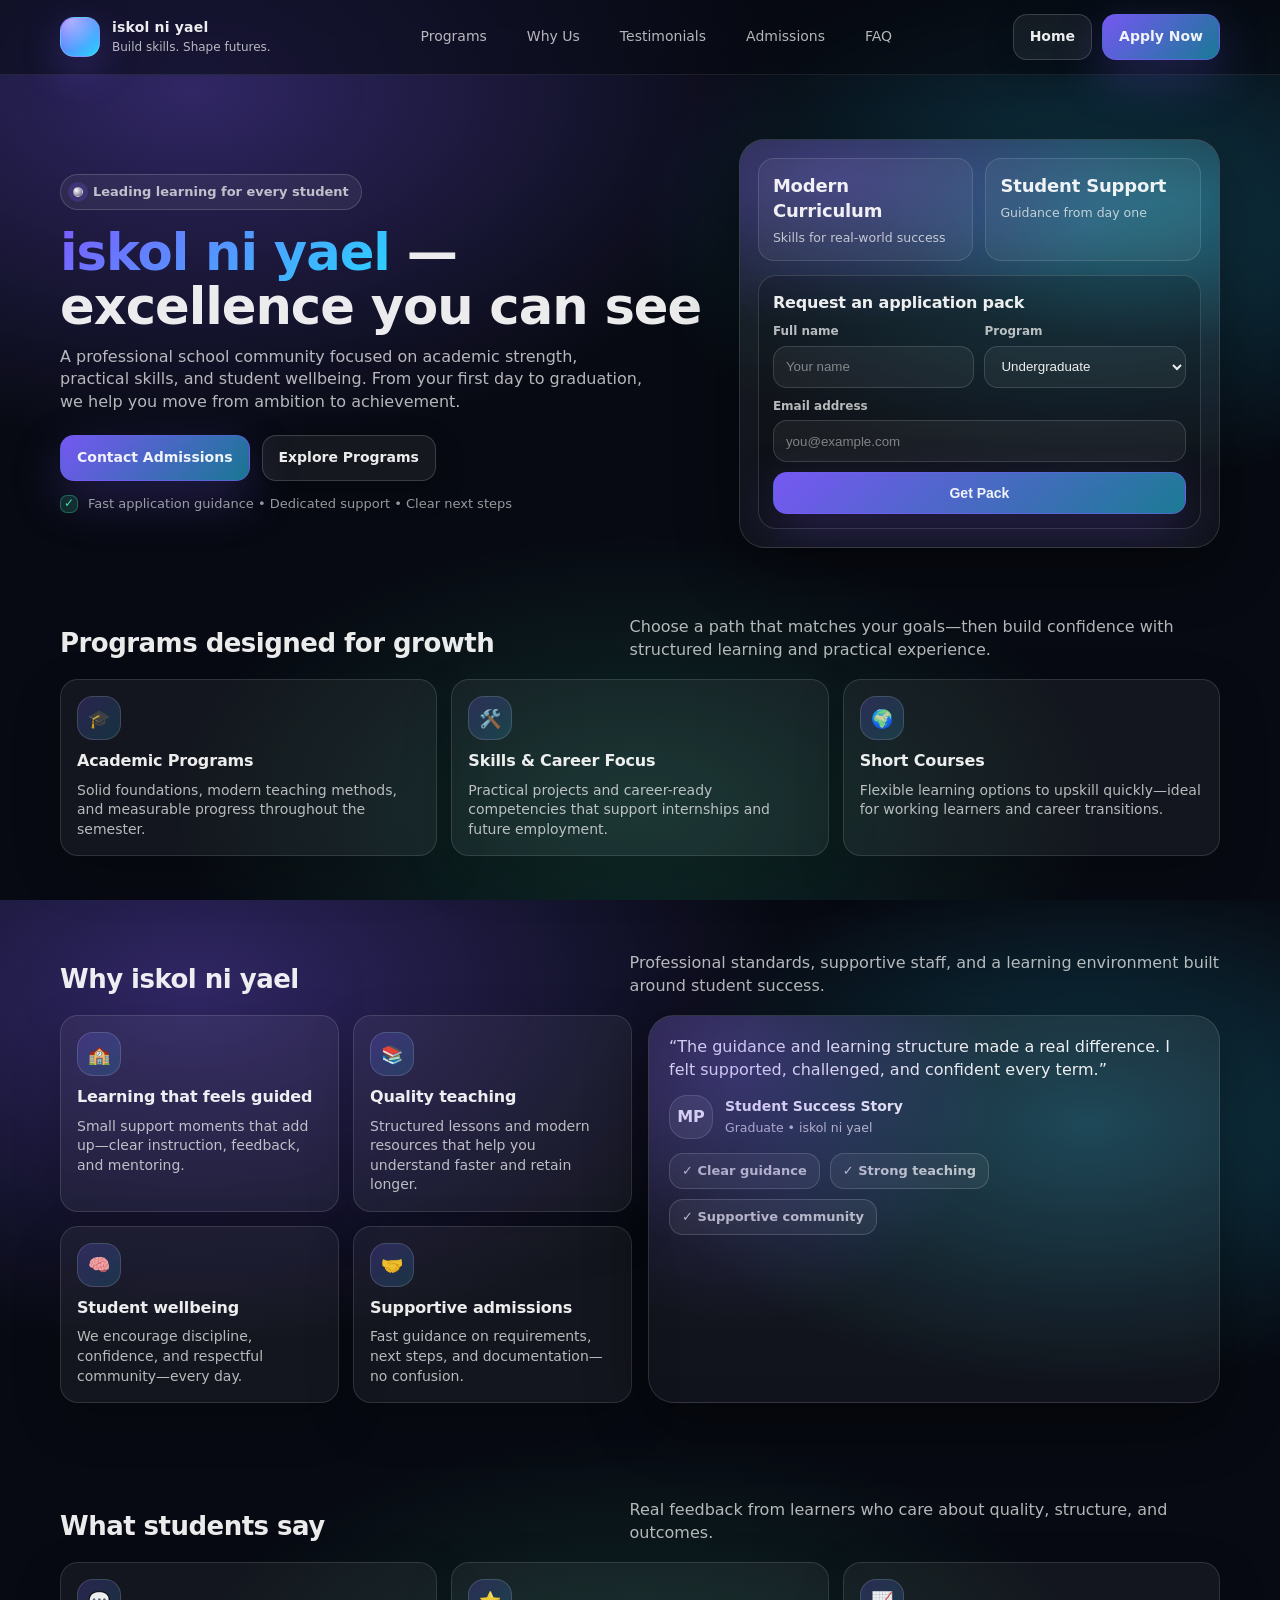
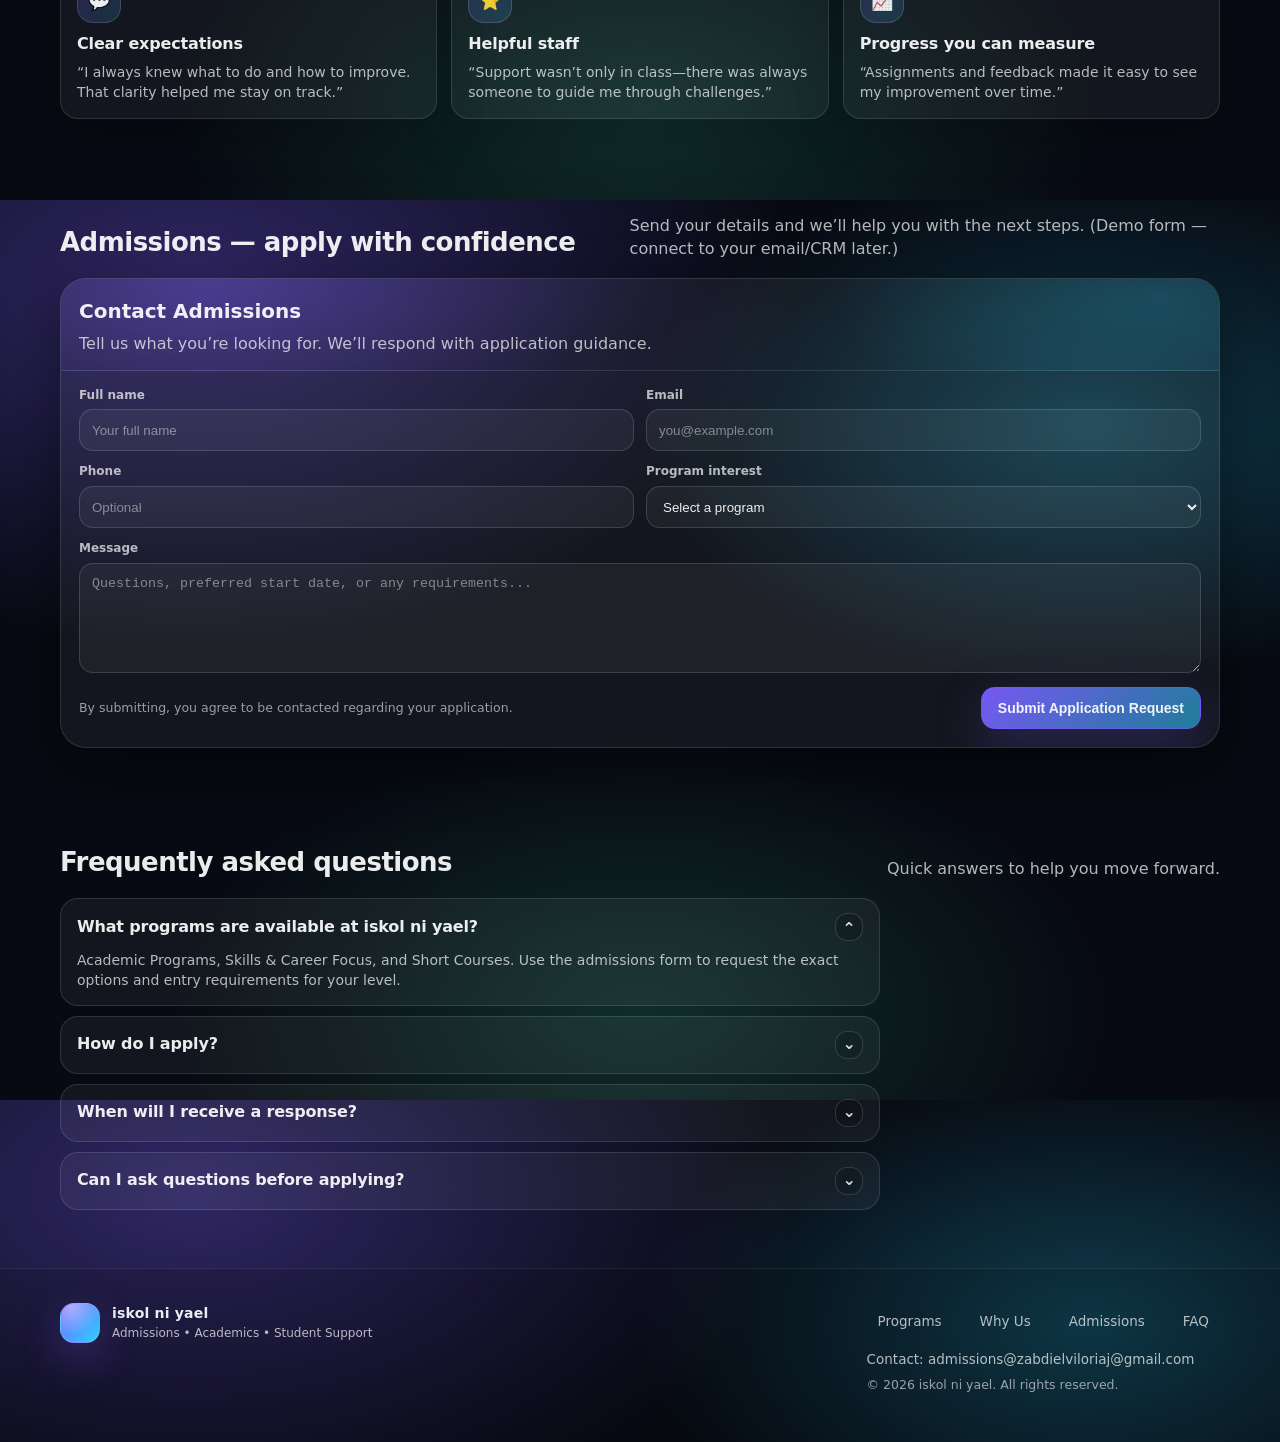
<file: index.html>
<!DOCTYPE html>
<html lang="en">

<head>
    <meta charset="UTF-8" />
    <meta name="viewport" content="width=device-width, initial-scale=1.0" />
    <title> iskomissions</title>
    <meta name="description"
        content="iskol ni yael — a modern learning environment that builds skills, character, and career readiness." />
    <link rel="stylesheet" href="styleforindex.css">
</head>

<body>
    <header class="nav">
        <div class="container nav-inner">
            <a class="brand" href="#top" aria-label="iskol ni yael home">
                <div class="logo" aria-hidden="true"></div>
                <div>
                    <h1>iskol ni yael</h1>
                    <p>Build skills. Shape futures.</p>
                </div>
            </a>

            <nav class="nav-links" aria-label="Primary">
                <a href="#programs">Programs</a>
                <a href="#why-us">Why Us</a>
                <a href="#testimonials">Testimonials</a>
                <a href="#admissions">Admissions</a>
                <a href="#faq">FAQ</a>
            </nav>

            <div class="nav-cta">
                <a class="btn" href="home.html">Home</a>
                <a class="btn btn-primary" href="#admissions">Apply Now</a>
                <div class="hamburger" role="button" tabindex="0" aria-label="Menu" onclick="toggleMobileMenu()">
                    <span></span>
                </div>
            </div>
        </div>
    </header>

    <main id="top">
        <section class="hero">
            <div class="container hero-grid">
                <div>
                    <div class="kicker"><span class="dot" aria-hidden="true"></span> Leading learning for every student
                    </div>
                    <h2><span class="gradient-text">iskol ni yael</span> — excellence you can see</h2>
                    <p>
                        A professional school community focused on academic strength, practical skills, and student
                        wellbeing.
                        From your first day to graduation, we help you move from ambition to achievement.
                    </p>

                    <div class="hero-actions">
                        <a class="btn btn-primary" href="#admissions">Contact Admissions</a>
                        <a class="btn" href="#programs">Explore Programs</a>
                    </div>

                    <div class="hero-small">
                        <span class="check" aria-hidden="true">✓</span>
                        <span>Fast application guidance • Dedicated support • Clear next steps</span>
                    </div>
                </div>

                <aside class="hero-card" aria-label="Quick admissions">
                    <div class="stat-grid">
                        <div class="stat">
                            <strong>Modern Curriculum</strong>
                            <span>Skills for real-world success</span>
                        </div>
                        <div class="stat">
                            <strong>Student Support</strong>
                            <span>Guidance from day one</span>
                        </div>
                    </div>

                    <div class="admissions-panel">
                        <h3>Request an application pack</h3>
                        <div class="mini-form" role="form" aria-label="Application pack">
                            <div class="field">
                                <label for="pack-name">Full name</label>
                                <input id="pack-name" type="text" placeholder="Your name" />
                            </div>
                            <div class="field">
                                <label for="pack-program">Program</label>
                                <select id="pack-program">
                                    <option>Undergraduate</option>
                                    <option>College Programs</option>
                                    <option>Short Courses</option>
                                </select>
                            </div>
                            <div class="field full">
                                <label for="pack-email">Email address</label>
                                <input id="pack-email" type="email" placeholder="you@example.com" />
                            </div>
                            <div class="field full">
                                <button class="btn btn-primary" type="button" onclick="requestPack()"
                                    style="width:100%">Get Pack</button>
                            </div>
                        </div>
                    </div>
                </aside>
            </div>
        </section>

        <section id="programs">
            <div class="container">
                <div class="section-head">
                    <h3>Programs designed for growth</h3>
                    <p>Choose a path that matches your goals—then build confidence with structured learning and
                        practical experience.</p>
                </div>

                <div class="grid3">
                    <article class="card">
                        <div class="icon" aria-hidden="true">🎓</div>
                        <h4>Academic Programs</h4>
                        <p>Solid foundations, modern teaching methods, and measurable progress throughout the semester.
                        </p>
                    </article>
                    <article class="card">
                        <div class="icon" aria-hidden="true">🛠️</div>
                        <h4>Skills & Career Focus</h4>
                        <p>Practical projects and career-ready competencies that support internships and future
                            employment.</p>
                    </article>
                    <article class="card">
                        <div class="icon" aria-hidden="true">🌍</div>
                        <h4>Short Courses</h4>
                        <p>Flexible learning options to upskill quickly—ideal for working learners and career
                            transitions.</p>
                    </article>
                </div>
            </div>
        </section>

        <section id="why-us">
            <div class="container">
                <div class="section-head">
                    <h3>Why iskol ni yael</h3>
                    <p>Professional standards, supportive staff, and a learning environment built around student
                        success.</p>
                </div>

                <div class="split">
                    <div class="grid2">
                        <article class="card">
                            <div class="icon" aria-hidden="true">🏫</div>
                            <h4>Learning that feels guided</h4>
                            <p>Small support moments that add up—clear instruction, feedback, and mentoring.</p>
                        </article>
                        <article class="card">
                            <div class="icon" aria-hidden="true">📚</div>
                            <h4>Quality teaching</h4>
                            <p>Structured lessons and modern resources that help you understand faster and retain
                                longer.</p>
                        </article>
                        <article class="card">
                            <div class="icon" aria-hidden="true">🧠</div>
                            <h4>Student wellbeing</h4>
                            <p>We encourage discipline, confidence, and respectful community—every day.</p>
                        </article>
                        <article class="card">
                            <div class="icon" aria-hidden="true">🤝</div>
                            <h4>Supportive admissions</h4>
                            <p>Fast guidance on requirements, next steps, and documentation—no confusion.</p>
                        </article>
                    </div>

                    <div class="quote" aria-label="Featured testimonial">
                        <p>
                            “The guidance and learning structure made a real difference. I felt supported, challenged,
                            and confident every term.”
                        </p>
                        <div class="who">
                            <div class="avatar" aria-hidden="true">MP</div>
                            <div>
                                <strong>Student Success Story</strong>
                                <span>Graduate • iskol ni yael</span>
                            </div>
                        </div>
                        <div style="margin-top:14px; display:flex; gap:10px; flex-wrap:wrap;">
                            <span class="kicker" style="border-radius:14px; margin:0;">✓ Clear guidance</span>
                            <span class="kicker" style="border-radius:14px; margin:0;">✓ Strong teaching</span>
                            <span class="kicker" style="border-radius:14px; margin:0;">✓ Supportive community</span>
                        </div>
                    </div>
                </div>
            </div>
        </section>

        <section id="testimonials">
            <div class="container">
                <div class="section-head">
                    <h3>What students say</h3>
                    <p>Real feedback from learners who care about quality, structure, and outcomes.</p>
                </div>

                <div class="grid3">
                    <article class="card">
                        <div class="icon" aria-hidden="true">💬</div>
                        <h4>Clear expectations</h4>
                        <p>“I always knew what to do and how to improve. That clarity helped me stay on track.”</p>
                    </article>
                    <article class="card">
                        <div class="icon" aria-hidden="true">⭐</div>
                        <h4>Helpful staff</h4>
                        <p>“Support wasn’t only in class—there was always someone to guide me through challenges.”</p>
                    </article>
                    <article class="card">
                        <div class="icon" aria-hidden="true">📈</div>
                        <h4>Progress you can measure</h4>
                        <p>“Assignments and feedback made it easy to see my improvement over time.”</p>
                    </article>
                </div>
            </div>
        </section>

        <section id="admissions">
            <div class="container">
                <div class="section-head">
                    <h3>Admissions — apply with confidence</h3>
                    <p>Send your details and we’ll help you with the next steps. (Demo form — connect to your email/CRM
                        later.)</p>
                </div>

                <div class="form-wrap">
                    <div class="form-top">
                        <h3>Contact Admissions</h3>
                        <p>Tell us what you’re looking for. We’ll respond with application guidance.</p>
                    </div>

                    <form onsubmit="return submitAdmissions(event)" aria-label="Admissions form">
                        <div class="form-grid">
                            <div class="field">
                                <label for="name">Full name</label>
                                <input id="name" name="name" type="text" placeholder="Your full name" required />
                            </div>
                            <div class="field">
                                <label for="email">Email</label>
                                <input id="email" name="email" type="email" placeholder="you@example.com" required />
                            </div>
                            <div class="field">
                                <label for="phone">Phone</label>
                                <input id="phone" name="phone" type="tel" placeholder="Optional" />
                            </div>
                            <div class="field">
                                <label for="track">Program interest</label>
                                <select id="track" name="track" required>
                                    <option value="">Select a program</option>
                                    <option>Academic Programs</option>
                                    <option>Skills & Career Focus</option>
                                    <option>Short Courses</option>
                                </select>
                            </div>
                            <div class="field full">
                                <label for="message">Message</label>
                                <textarea id="message" name="message"
                                    placeholder="Questions, preferred start date, or any requirements..."
                                    required></textarea>
                            </div>
                        </div>

                        <div class="form-actions">
                            <div class="fineprint">By submitting, you agree to be contacted regarding your application.
                            </div>
                            <button class="btn btn-primary" type="submit">Submit Application Request</button>
                        </div>
                    </form>
                </div>
            </div>
        </section>

        <section id="faq">
            <div class="container">
                <div class="section-head">
                    <h3>Frequently asked questions</h3>
                    <p>Quick answers to help you move forward.</p>
                </div>

                <div class="faq" role="list">
                    <details open>
                        <summary>
                            What programs are available at iskol ni yael?
                            <span class="chev" aria-hidden="true">⌄</span>
                        </summary>
                        <p>Academic Programs, Skills & Career Focus, and Short Courses. Use the admissions form to
                            request the exact options and entry requirements for your level.</p>
                    </details>

                    <details>
                        <summary>
                            How do I apply?
                            <span class="chev" aria-hidden="true">⌄</span>
                        </summary>
                        <p>Use the “Contact Admissions” form above. You’ll receive guidance on documentation and next
                            steps. For fast processing, ensure your email and message are accurate.</p>
                    </details>

                    <details>
                        <summary>
                            When will I receive a response?
                            <span class="chev" aria-hidden="true">⌄</span>
                        </summary>
                        <p>Typically within 1–2 business days. (Connect the form to your backend/email service to make
                            it real.)</p>
                    </details>

                    <details>
                        <summary>
                            Can I ask questions before applying?
                            <span class="chev" aria-hidden="true">⌄</span>
                        </summary>
                        <p>Yes. The message box is designed for questions—preferred start date, program fit, and any
                            requirements.</p>
                    </details>
                </div>
            </div>
        </section>
    </main>

    <footer>
        <div class="container footer-inner">
            <div class="brand" style="min-width:auto;">
                <div class="logo" aria-hidden="true"></div>
                <div>
                    <h1>iskol ni yael</h1>
                    <p>Admissions • Academics • Student Support</p>
                </div>
            </div>

            <div>
                <div class="footer-links" aria-label="Footer links">
                    <a href="#programs">Programs</a>
                    <a href="#why-us">Why Us</a>
                    <a href="#admissions">Admissions</a>
                    <a href="#faq">FAQ</a>
                </div>
                <div style="margin-top:10px; color: var(--muted); font-size: 13.5px;">
                    Contact: admissions@zabdielviloriaj@gmail.com
                </div>
                <div style="margin-top:8px; color: var(--muted2); font-size: 12.5px;">
                    © <span id="year"></span> iskol ni yael. All rights reserved.
                </div>
            </div>
        </div>
    </footer>

    <script>
        document.getElementById('year').textContent = new Date().getFullYear();

        function toggleMobileMenu() {
            // Simple UX: scroll to admissions on small screens if menu is clicked.
            document.querySelector('#admissions').scrollIntoView({ behavior: 'smooth', block: 'start' });
        }

        function requestPack() {
            const name = document.getElementById('pack-name').value.trim();
            const email = document.getElementById('pack-email').value.trim();
            if (!name || !email) {
                alert('Please enter your name and email to request the application pack.');
                return;
            }
            alert('Application pack request received!\n\nName: ' + name + '\nEmail: ' + email);
        }

        function submitAdmissions(e) {
            e.preventDefault();
            const name = document.getElementById('name').value.trim();
            const email = document.getElementById('email').value.trim();
            const track = document.getElementById('track').value;
            if (!name || !email || !track) return false;

            alert('Thank you, ' + name + '!\n\nYour request has been submitted for: ' + track + '.');
            e.target.reset();
            return false;
        }
    </script>
</body>
</body>
</bod </html>
</file>
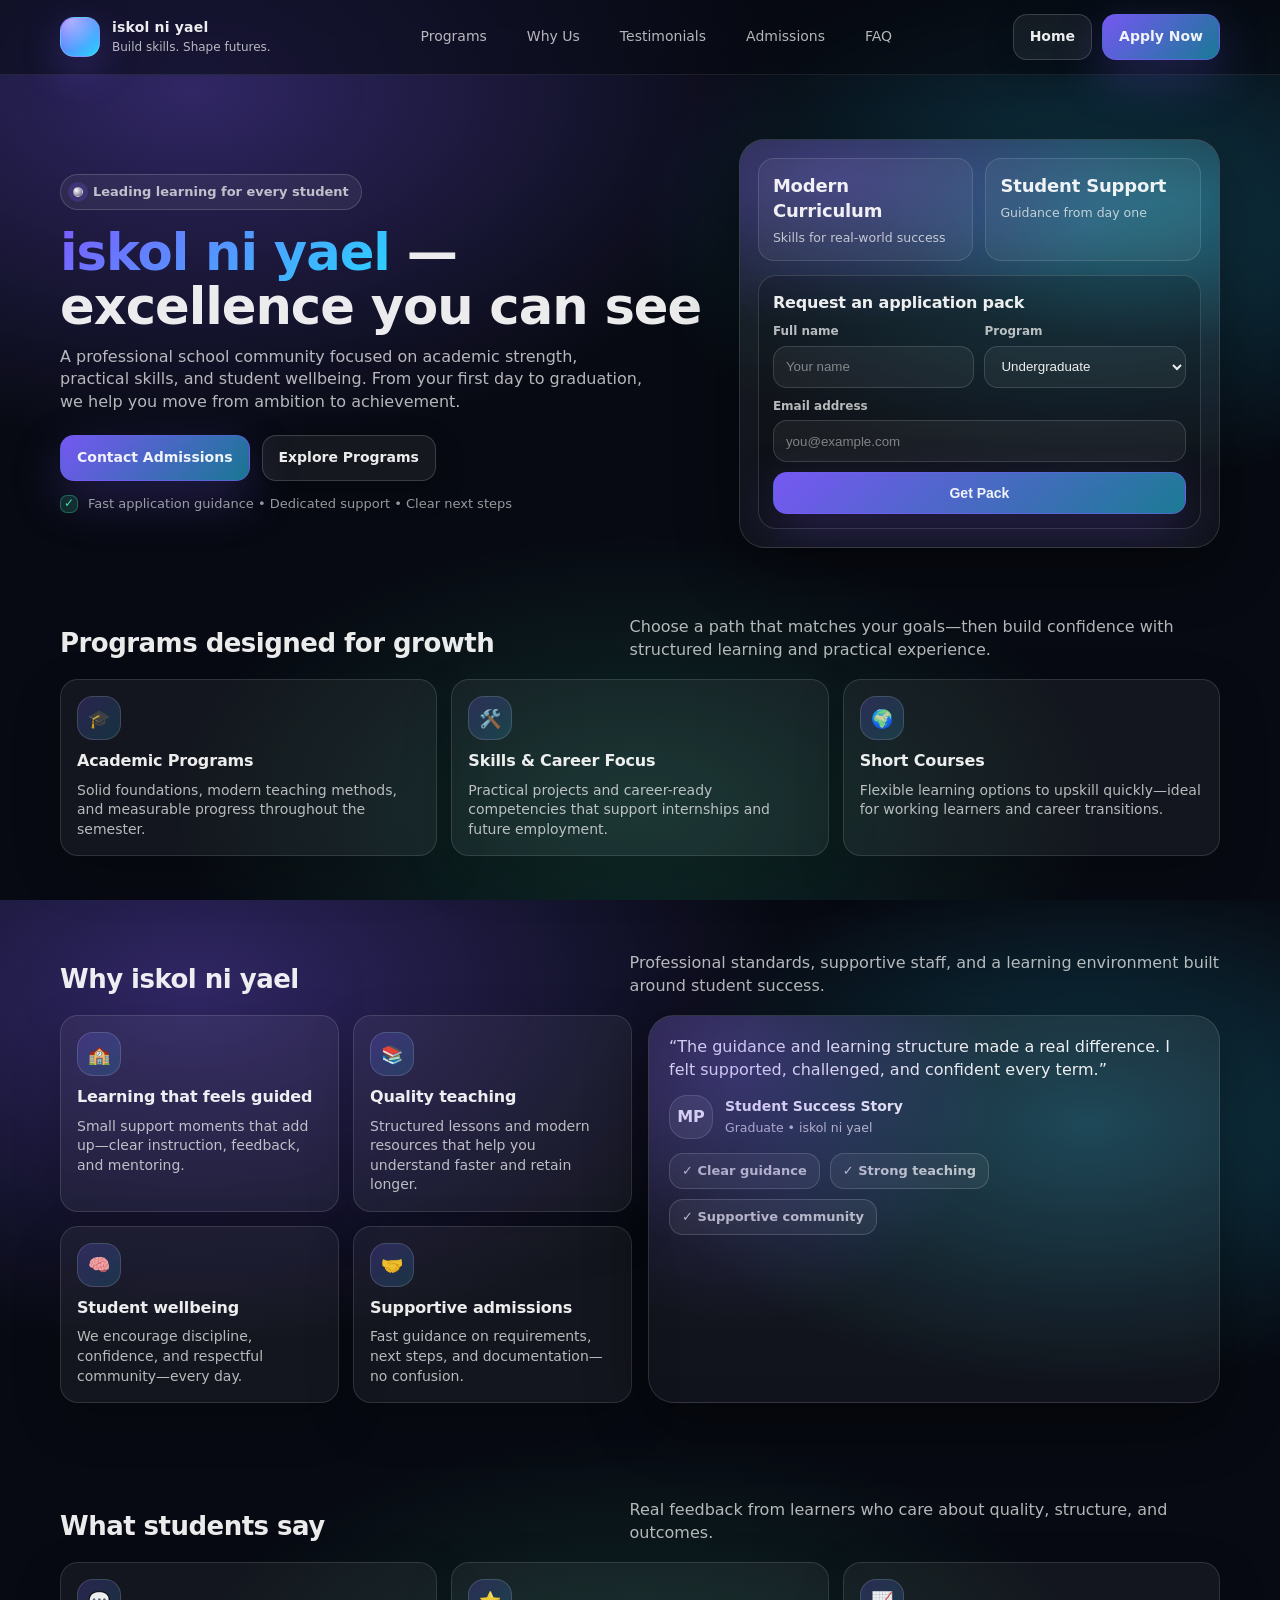
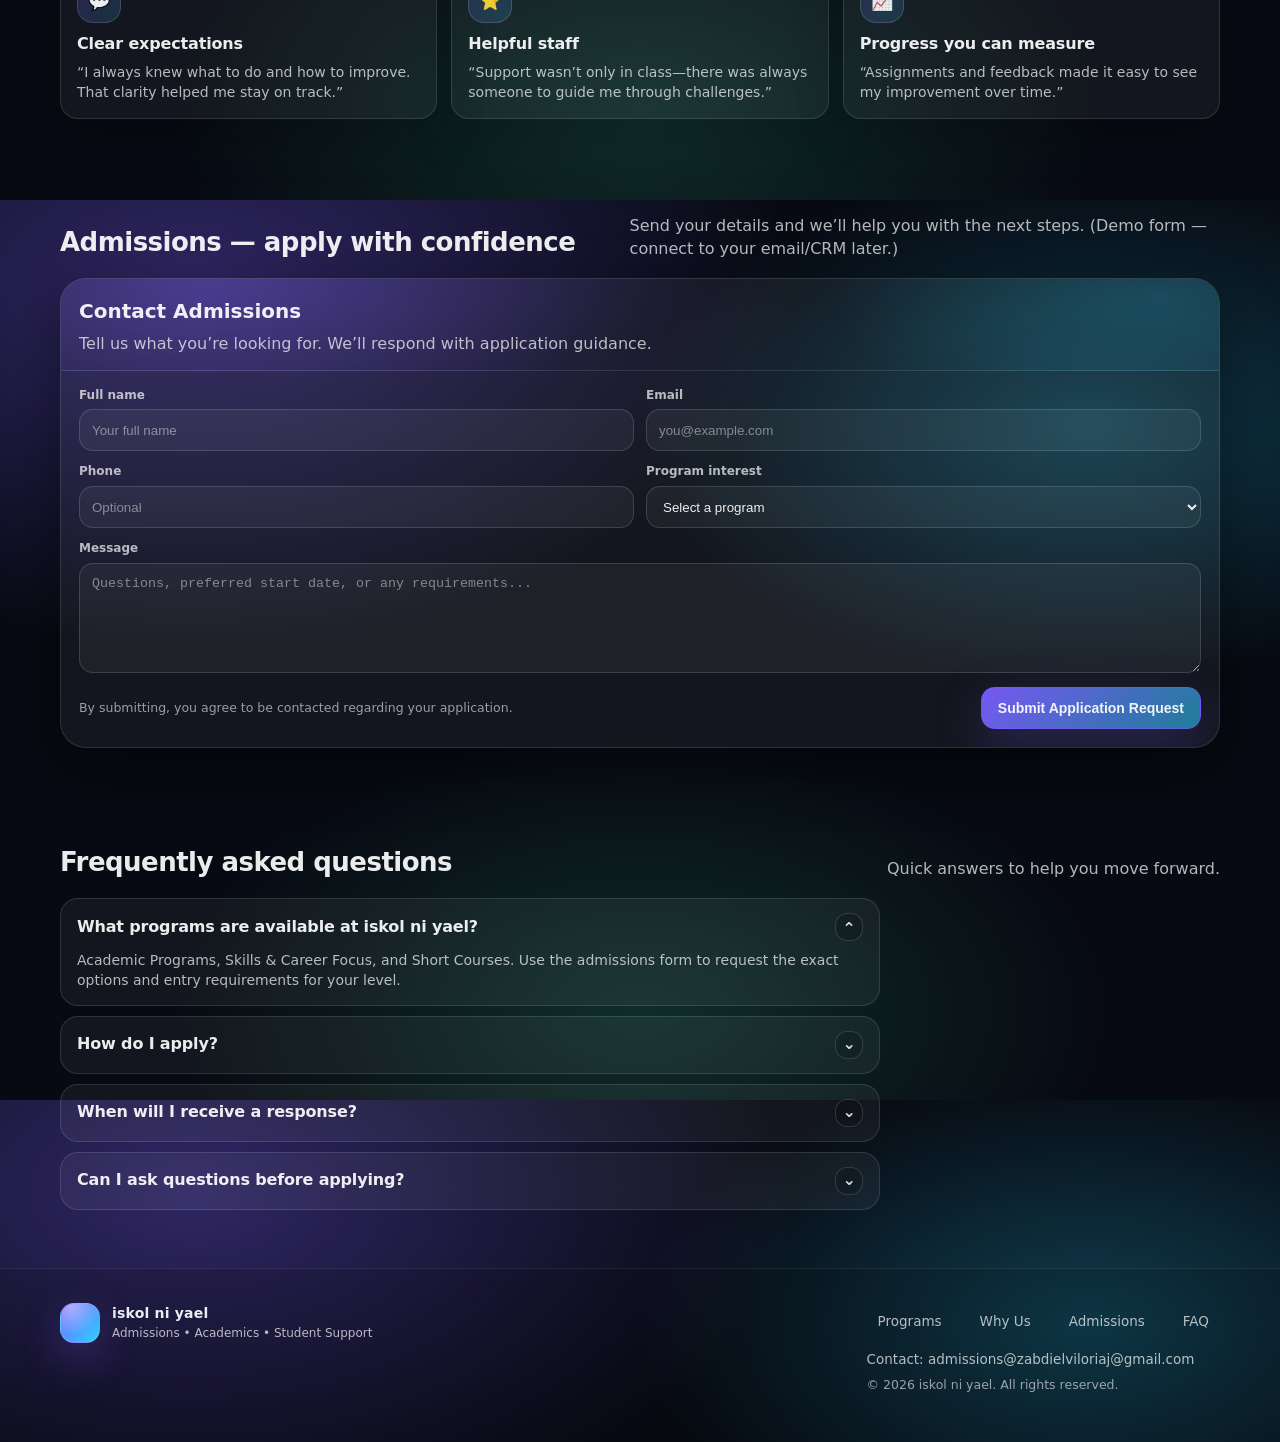
<file: home.html>
<!DOCTYPE html>
<html lang="en">

<head>
    <meta charset="UTF-8" />
    <meta name="viewport" content="width=device-width, initial-scale=1.0" />
    <title>iskol ni yael</title>
    <link rel="stylesheet" href="style.css">
    <meta http-equiv="refresh" content="0;url=index.html" />
</head>

<body>
    <div class="wrap">
        <div class="card">
            <h1>Redirecting to the Landing Page…</h1>
            <p>If you are not redirected automatically, click the button below.</p>
            <a href="index.html">Go to iskol ni yaels Landing Page</a>
        </div>
    </div>
</body>

</html>
</file>
<file: styleforindex.css>
:root {
            --bg: #070A12;
            --panel: rgba(255, 255, 255, .06);
            --panel2: rgba(255, 255, 255, .08);
            --text: rgba(255, 255, 255, .92);
            --muted: rgba(255, 255, 255, .70);
            --muted2: rgba(255, 255, 255, .58);
            --brand: #7C5CFF;
            --brand2: #29D3FF;
            --good: #3CE6A6;
            --border: rgba(255, 255, 255, .12);
            --shadow: 0 18px 60px rgba(0, 0, 0, .45);
            --radius: 18px;
            --radius2: 26px;
        }

        * {
            box-sizing: border-box;
        }

        html,
        body {
            height: 100%;
        }

        body {
            margin: 0;
            font-family: ui-sans-serif, system-ui, -apple-system, Segoe UI, Roboto, Arial, "Apple Color Emoji", "Segoe UI Emoji";
            background:
                radial-gradient(1100px 650px at 15% 10%, rgba(124, 92, 255, .35), transparent 55%),
                radial-gradient(900px 520px at 85% 25%, rgba(41, 211, 255, .25), transparent 50%),
                radial-gradient(850px 500px at 50% 90%, rgba(60, 230, 166, .16), transparent 55%),
                var(--bg);
            color: var(--text);
            line-height: 1.4;
            overflow-x: hidden;
        }

        a {
            color: inherit;
            text-decoration: none;
        }

        .container {
            width: min(1160px, calc(100% - 40px));
            margin-inline: auto;
        }

        /* Navbar */
        .nav {
            position: sticky;
            top: 0;
            z-index: 50;
            backdrop-filter: blur(14px);
            background: rgba(7, 10, 18, .55);
            border-bottom: 1px solid rgba(255, 255, 255, .08);
        }

        .nav-inner {
            display: flex;
            align-items: center;
            justify-content: space-between;
            padding: 14px 0;
            gap: 16px;
        }

        .brand {
            display: flex;
            align-items: center;
            gap: 12px;
            min-width: 240px;
        }

        .logo {
            width: 40px;
            height: 40px;
            border-radius: 14px;
            background: linear-gradient(135deg, rgba(124, 92, 255, 1), rgba(41, 211, 255, 1));
            box-shadow: 0 14px 40px rgba(124, 92, 255, .30);
            position: relative;
            overflow: hidden;
            border: 1px solid rgba(255, 255, 255, .18);
        }

        .logo::after {
            content: "";
            position: absolute;
            inset: -40%;
            background: radial-gradient(circle at 30% 30%, rgba(255, 255, 255, .45), transparent 45%);
            transform: rotate(15deg);
        }

        .brand h1 {
            margin: 0;
            font-size: 14px;
            letter-spacing: .2px;
            font-weight: 750;
        }

        .brand p {
            margin: 1px 0 0;
            font-size: 12px;
            color: var(--muted);
        }

        .nav-links {
            display: flex;
            align-items: center;
            gap: 18px;
        }

        .nav-links a {
            color: var(--muted);
            font-size: 14px;
            padding: 10px 10px;
            border-radius: 12px;
            border: 1px solid transparent;
            transition: .2s ease;
        }

        .nav-links a:hover {
            color: var(--text);
            background: rgba(255, 255, 255, .05);
            border-color: rgba(255, 255, 255, .10);
        }

        .nav-cta {
            display: flex;
            align-items: center;
            gap: 10px;
        }

        .btn {
            display: inline-flex;
            align-items: center;
            justify-content: center;
            gap: 10px;
            padding: 12px 16px;
            border-radius: 14px;
            border: 1px solid rgba(255, 255, 255, .16);
            background: rgba(255, 255, 255, .06);
            color: var(--text);
            font-weight: 650;
            font-size: 14px;
            box-shadow: 0 10px 30px rgba(0, 0, 0, .22);
            transition: transform .15s ease, background .15s ease, border-color .15s ease;
            cursor: pointer;
            user-select: none;
            white-space: nowrap;
        }

        .btn:hover {
            transform: translateY(-1px);
            background: rgba(255, 255, 255, .09);
            border-color: rgba(255, 255, 255, .26);
        }

        .btn-primary {
            border-color: rgba(124, 92, 255, .45);
            background: linear-gradient(135deg, rgba(124, 92, 255, .95), rgba(41, 211, 255, .55));
            box-shadow: 0 18px 50px rgba(124, 92, 255, .25);
        }

        .btn-primary:hover {
            background: linear-gradient(135deg, rgba(124, 92, 255, 1), rgba(41, 211, 255, .65));
            border-color: rgba(255, 255, 255, .22);
        }

        .hamburger {
            display: none;
            width: 44px;
            height: 44px;
            border-radius: 14px;
            border: 1px solid rgba(255, 255, 255, .14);
            background: rgba(255, 255, 255, .06);
            align-items: center;
            justify-content: center;
            cursor: pointer;
        }

        .hamburger span {
            display: block;
            width: 18px;
            height: 2px;
            background: rgba(255, 255, 255, .85);
            position: relative;
        }

        .hamburger span::before,
        .hamburger span::after {
            content: "";
            position: absolute;
            left: 0;
            width: 18px;
            height: 2px;
            background: rgba(255, 255, 255, .85);
        }

        .hamburger span::before {
            top: -6px;
        }

        .hamburger span::after {
            top: 6px;
        }

        /* Hero */
        .hero {
            padding: 64px 0 20px;
            position: relative;
        }

        .hero-grid {
            display: grid;
            grid-template-columns: 1.15fr .85fr;
            gap: 28px;
            align-items: center;
        }

        .kicker {
            display: inline-flex;
            align-items: center;
            gap: 10px;
            padding: 8px 12px;
            border-radius: 999px;
            border: 1px solid rgba(255, 255, 255, .16);
            background: rgba(255, 255, 255, .06);
            color: var(--muted);
            font-size: 13px;
            font-weight: 600;
        }

        .dot {
            width: 10px;
            height: 10px;
            border-radius: 50%;
            background: radial-gradient(circle at 30% 30%, #fff, rgba(255, 255, 255, .2));
            box-shadow: 0 0 0 5px rgba(124, 92, 255, .20);
            border: 1px solid rgba(255, 255, 255, .18);
        }

        .hero h2 {
            margin: 16px 0 12px;
            font-size: clamp(34px, 4vw, 52px);
            line-height: 1.05;
            letter-spacing: -.02em;
        }

        .gradient-text {
            background: linear-gradient(135deg, rgba(124, 92, 255, 1), rgba(41, 211, 255, 1));
            -webkit-background-clip: text;
            background-clip: text;
            color: transparent;
        }

        .hero p {
            margin: 0;
            color: var(--muted);
            font-size: 16px;
            max-width: 58ch;
        }

        .hero-actions {
            display: flex;
            gap: 12px;
            flex-wrap: wrap;
            margin-top: 22px;
            align-items: center;
        }

        .hero-small {
            color: var(--muted2);
            font-size: 13px;
            display: flex;
            align-items: center;
            gap: 10px;
            margin-top: 14px;
        }

        .check {
            width: 18px;
            height: 18px;
            border-radius: 7px;
            display: inline-flex;
            align-items: center;
            justify-content: center;
            background: rgba(60, 230, 166, .14);
            border: 1px solid rgba(60, 230, 166, .32);
            color: rgba(60, 230, 166, 1);
            font-weight: 900;
            font-size: 12px;
        }

        .hero-card {
            border-radius: var(--radius2);
            border: 1px solid rgba(255, 255, 255, .12);
            background: linear-gradient(180deg, rgba(255, 255, 255, .08), rgba(255, 255, 255, .04));
            box-shadow: var(--shadow);
            padding: 18px;
            position: relative;
            overflow: hidden;
        }

        .hero-card::before {
            content: "";
            position: absolute;
            inset: -1px;
            background:
                radial-gradient(600px 260px at 20% 10%, rgba(124, 92, 255, .35), transparent 55%),
                radial-gradient(500px 240px at 90% 15%, rgba(41, 211, 255, .26), transparent 60%);
            pointer-events: none;
        }

        .hero-card>* {
            position: relative;
        }

        .stat-grid {
            display: grid;
            grid-template-columns: 1fr 1fr;
            gap: 12px;
            margin-bottom: 14px;
        }

        .stat {
            border: 1px solid rgba(255, 255, 255, .12);
            background: rgba(255, 255, 255, .05);
            border-radius: 16px;
            padding: 14px;
        }

        .stat strong {
            display: block;
            font-size: 18px;
            letter-spacing: -.01em;
        }

        .stat span {
            display: block;
            color: var(--muted);
            font-size: 12.5px;
            margin-top: 6px;
        }

        .admissions-panel {
            border-radius: 18px;
            border: 1px solid rgba(255, 255, 255, .14);
            background: rgba(0, 0, 0, .18);
            padding: 14px;
        }

        .admissions-panel h3 {
            margin: 2px 0 8px;
            font-size: 16px;
            letter-spacing: -.01em;
        }

        .mini-form {
            display: grid;
            grid-template-columns: 1fr 1fr;
            gap: 10px;
        }

        .field {
            display: flex;
            flex-direction: column;
            gap: 6px;
        }

        .field label {
            font-size: 12px;
            color: var(--muted);
            font-weight: 650;
        }

        .field input,
        .field select {
            height: 42px;
            border-radius: 14px;
            border: 1px solid rgba(255, 255, 255, .14);
            background: rgba(255, 255, 255, .05);
            color: var(--text);
            padding: 0 12px;
            outline: none;
        }

        .field input::placeholder {
            color: rgba(255, 255, 255, .45);
        }

        .full {
            grid-column: 1 / -1;
        }

        /* Sections */
        section {
            padding: 48px 0;
        }

        .section-head {
            display: flex;
            align-items: flex-end;
            justify-content: space-between;
            gap: 18px;
            margin-bottom: 18px;
        }

        .section-head h3 {
            margin: 0;
            font-size: 26px;
            letter-spacing: -.02em;
        }

        .section-head p {
            margin: 0;
            color: var(--muted);
            max-width: 58ch;
        }

        .grid3 {
            display: grid;
            grid-template-columns: repeat(3, 1fr);
            gap: 14px;
        }

        .grid2 {
            display: grid;
            grid-template-columns: repeat(2, 1fr);
            gap: 14px;
        }

        .card {
            border-radius: var(--radius);
            border: 1px solid rgba(255, 255, 255, .12);
            background: rgba(255, 255, 255, .05);
            padding: 16px;
            box-shadow: 0 18px 50px rgba(0, 0, 0, .18);
            min-height: 140px;
        }

        .icon {
            width: 44px;
            height: 44px;
            border-radius: 16px;
            background: linear-gradient(135deg, rgba(124, 92, 255, .22), rgba(41, 211, 255, .15));
            border: 1px solid rgba(255, 255, 255, .14);
            display: flex;
            align-items: center;
            justify-content: center;
            font-size: 18px;
            margin-bottom: 10px;
        }

        .card h4 {
            margin: 6px 0 8px;
            font-size: 16px;
            letter-spacing: -.01em;
        }

        .card p {
            margin: 0;
            color: var(--muted);
            font-size: 14px;
        }

        .split {
            display: grid;
            grid-template-columns: 1fr 1fr;
            gap: 16px;
            align-items: stretch;
        }

        .quote {
            border-radius: var(--radius2);
            border: 1px solid rgba(255, 255, 255, .12);
            background: linear-gradient(180deg, rgba(255, 255, 255, .07), rgba(255, 255, 255, .04));
            padding: 20px;
            box-shadow: var(--shadow);
            position: relative;
            overflow: hidden;
        }

        .quote::after {
            content: "";
            position: absolute;
            inset: -40px;
            background: radial-gradient(circle at 20% 20%, rgba(124, 92, 255, .30), transparent 40%);
            pointer-events: none;
        }

        .quote>* {
            position: relative;
        }

        .quote p {
            margin: 0;
            color: var(--text);
            font-size: 16px;
        }

        .quote .who {
            margin-top: 14px;
            display: flex;
            align-items: center;
            gap: 12px;
        }

        .avatar {
            width: 44px;
            height: 44px;
            border-radius: 18px;
            background: rgba(255, 255, 255, .08);
            border: 1px solid rgba(255, 255, 255, .14);
            display: flex;
            align-items: center;
            justify-content: center;
            font-weight: 800;
        }

        .who strong {
            display: block;
            font-size: 14px;
        }

        .who span {
            display: block;
            color: var(--muted);
            font-size: 12.5px;
            margin-top: 2px;
        }

        /* FAQ */
        .faq {
            max-width: 820px;
        }

        details {
            border-radius: var(--radius);
            border: 1px solid rgba(255, 255, 255, .12);
            background: rgba(255, 255, 255, .05);
            padding: 14px 16px;
            margin-bottom: 10px;
        }

        summary {
            cursor: pointer;
            list-style: none;
            font-weight: 750;
            letter-spacing: -.01em;
            display: flex;
            align-items: center;
            justify-content: space-between;
            gap: 12px;
        }

        summary::-webkit-details-marker {
            display: none;
        }

        .chev {
            width: 28px;
            height: 28px;
            border-radius: 12px;
            display: flex;
            align-items: center;
            justify-content: center;
            border: 1px solid rgba(255, 255, 255, .14);
            background: rgba(0, 0, 0, .14);
            transition: transform .2s ease;
            color: rgba(255, 255, 255, .86);
            flex: 0 0 auto;
        }

        details[open] .chev {
            transform: rotate(180deg);
        }

        .faq p {
            margin: 10px 0 0;
            color: var(--muted);
            font-size: 14px;
        }

        /* Admissions form section */
        .form-wrap {
            border-radius: var(--radius2);
            border: 1px solid rgba(255, 255, 255, .12);
            background: rgba(255, 255, 255, .05);
            box-shadow: var(--shadow);
            overflow: hidden;
        }

        .form-top {
            padding: 18px 18px 14px;
            border-bottom: 1px solid rgba(255, 255, 255, .10);
            background:
                radial-gradient(700px 220px at 15% 0%, rgba(124, 92, 255, .25), transparent 60%),
                radial-gradient(500px 200px at 95% 20%, rgba(41, 211, 255, .18), transparent 65%);
        }

        .form-top h3 {
            margin: 0;
            font-size: 20px;
        }

        .form-top p {
            margin: 8px 0 0;
            color: var(--muted);
        }

        form {
            padding: 16px 18px 18px;
        }

        .form-grid {
            display: grid;
            grid-template-columns: 1fr 1fr;
            gap: 12px;
            align-items: start;
        }

        textarea {
            width: 100%;
            min-height: 110px;
            resize: vertical;
            border-radius: 14px;
            border: 1px solid rgba(255, 255, 255, .14);
            background: rgba(255, 255, 255, .05);
            color: var(--text);
            padding: 12px;
            outline: none;
        }

        textarea::placeholder {
            color: rgba(255, 255, 255, .45);
        }

        .form-actions {
            display: flex;
            align-items: center;
            justify-content: space-between;
            gap: 12px;
            flex-wrap: wrap;
            margin-top: 14px;
        }

        .fineprint {
            color: var(--muted2);
            font-size: 12.5px;
        }

        /* Footer */
        footer {
            padding: 34px 0 48px;
            border-top: 1px solid rgba(255, 255, 255, .08);
            background: rgba(0, 0, 0, .12);
        }

        .footer-inner {
            display: flex;
            align-items: flex-start;
            justify-content: space-between;
            gap: 18px;
            flex-wrap: wrap;
        }

        .footer-links {
            display: flex;
            gap: 16px;
            flex-wrap: wrap;
        }

        .footer-links a {
            color: var(--muted);
            font-size: 13.5px;
            padding: 8px 10px;
            border-radius: 12px;
            border: 1px solid transparent;
        }

        .footer-links a:hover {
            color: var(--text);
            border-color: rgba(255, 255, 255, .12);
            background: rgba(255, 255, 255, .04);
        }

        /* Responsive */
        @media (max-width: 980px) {
            .hero-grid {
                grid-template-columns: 1fr;
            }

            .nav-links {
                display: none;
            }

            .hamburger {
                display: flex;
            }

            .grid3 {
                grid-template-columns: 1fr;
            }

            .grid2 {
                grid-template-columns: 1fr;
            }

            .split {
                grid-template-columns: 1fr;
            }

            .stat-grid {
                grid-template-columns: 1fr 1fr;
            }

            .mini-form {
                grid-template-columns: 1fr 1fr;
            }
        }

        @media (max-width: 560px) {
            .container {
                width: min(1160px, calc(100% - 26px));
            }

            .stat-grid {
                grid-template-columns: 1fr;
            }

            .mini-form {
                grid-template-columns: 1fr;
            }

            .form-grid {
                grid-template-columns: 1fr;
            }
        }

        /* Reduced motion */
        @media (prefers-reduced-motion: reduce) {
            * {
                transition: none !important;
                scroll-behavior: auto !important;
            }
        }
</file>
<file: style.css>
body {
            margin: 0;
            font-family: ui-sans-serif, system-ui, -apple-system, Segoe UI, Roboto, Arial;
            background: #070A12;
            color: rgba(255, 255, 255, .9);
        }

        .wrap {
            min-height: 100vh;
            display: flex;
            align-items: center;
            justify-content: center;
            padding: 24px;
        }

        .card {
            width: min(760px, 100%);
            border: 1px solid rgba(255, 255, 255, .12);
            background: rgba(255, 255, 255, .05);
            border-radius: 18px;
            padding: 22px;
            box-shadow: 0 18px 60px rgba(0, 0, 0, .45);
        }

        h1 {
            margin: 0 0 8px;
            font-size: 22px;
        }

        p {
            margin: 0 0 18px;
            color: rgba(255, 255, 255, .7);
            line-height: 1.5;
        }

        a {
            display: inline-block;
            padding: 12px 16px;
            border-radius: 14px;
            border: 1px solid rgba(124, 92, 255, .45);
            background: linear-gradient(135deg, rgba(124, 92, 255, .95), rgba(41, 211, 255, .55));
            color: white;
            font-weight: 700;
        }
</file>
